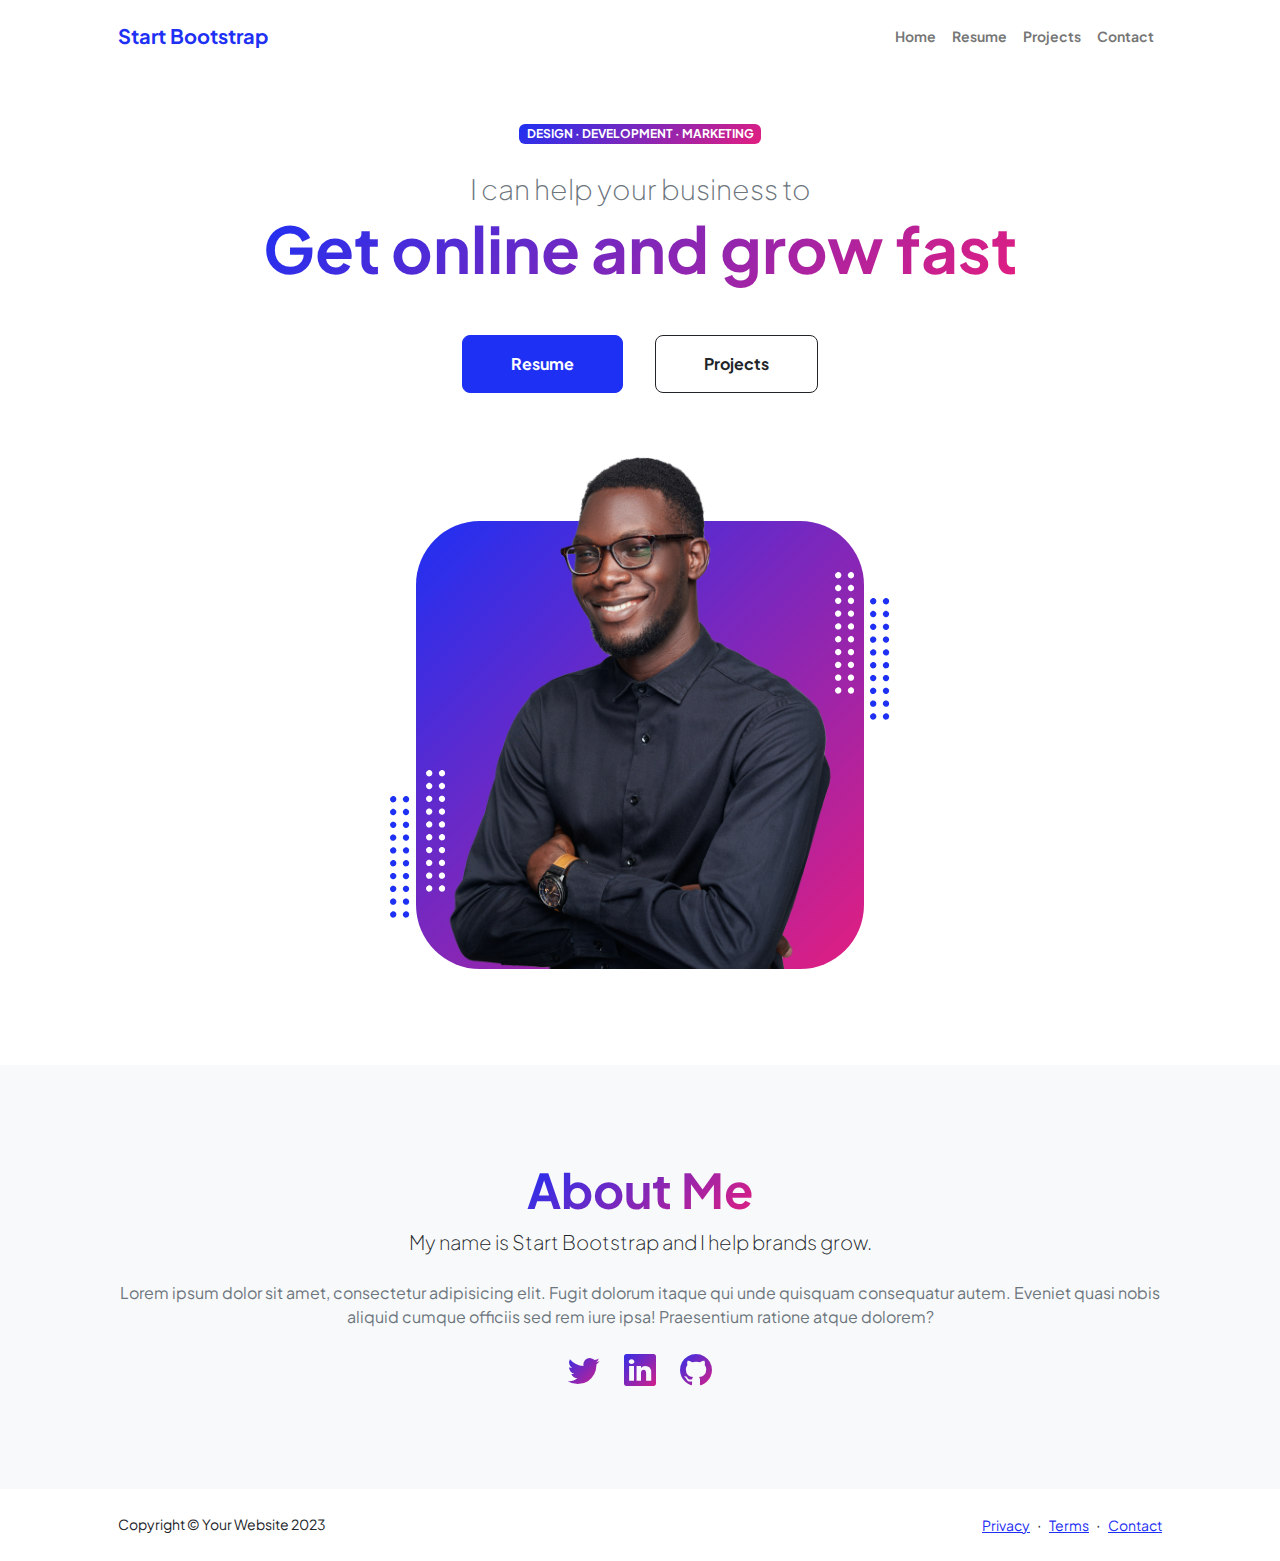
<file: index.html>
<!DOCTYPE html>
<html lang="en">
    <head>
        <meta charset="utf-8" />
        <meta name="viewport" content="width=device-width, initial-scale=1, shrink-to-fit=no" />
        <meta name="description" content="" />
        <meta name="author" content="" />
        <title>Personal - Start Bootstrap Theme</title>
        <!-- Favicon-->
        <link rel="icon" type="image/x-icon" href="assets/favicon.ico" />
        <!-- Custom Google font-->
        <link rel="preconnect" href="https://fonts.googleapis.com" />
        <link rel="preconnect" href="https://fonts.gstatic.com" crossorigin />
        <link href="https://fonts.googleapis.com/css2?family=Plus+Jakarta+Sans:wght@100;200;300;400;500;600;700;800;900&amp;display=swap" rel="stylesheet" />
        <!-- Bootstrap icons-->
        <link href="https://cdn.jsdelivr.net/npm/bootstrap-icons@1.8.1/font/bootstrap-icons.css" rel="stylesheet" />
        <!-- Core theme CSS (includes Bootstrap)-->
        <link href="css/styles.css" rel="stylesheet" />
    </head>
    <body class="d-flex flex-column h-100">
        <main class="flex-shrink-0">
            <!-- Navigation-->
            <nav class="navbar navbar-expand-lg navbar-light bg-white py-3">
                <div class="container px-5">
                    <a class="navbar-brand" href="index.html"><span class="fw-bolder text-primary">Start Bootstrap</span></a>
                    <button class="navbar-toggler" type="button" data-bs-toggle="collapse" data-bs-target="#navbarSupportedContent" aria-controls="navbarSupportedContent" aria-expanded="false" aria-label="Toggle navigation"><span class="navbar-toggler-icon"></span></button>
                    <div class="collapse navbar-collapse" id="navbarSupportedContent">
                        <ul class="navbar-nav ms-auto mb-2 mb-lg-0 small fw-bolder">
                            <li class="nav-item"><a class="nav-link" href="index.html">Home</a></li>
                            <li class="nav-item"><a class="nav-link" href="resume.html">Resume</a></li>
                            <li class="nav-item"><a class="nav-link" href="projects.html">Projects</a></li>
                            <li class="nav-item"><a class="nav-link" href="contact.html">Contact</a></li>
                        </ul>
                    </div>
                </div>
            </nav>
            <!-- Header-->
            <header class="py-5">
                <div class="container px-5 pb-5">
                    <div class="row gx-5 align-items-center">
                        <div class="col-xxl-5">
                            <!-- Header text content-->
                            <div class="text-center text-xxl-start">
                                <div class="badge bg-gradient-primary-to-secondary text-white mb-4"><div class="text-uppercase">Design &middot; Development &middot; Marketing</div></div>
                                <div class="fs-3 fw-light text-muted">I can help your business to</div>
                                <h1 class="display-3 fw-bolder mb-5"><span class="text-gradient d-inline">Get online and grow fast</span></h1>
                                <div class="d-grid gap-3 d-sm-flex justify-content-sm-center justify-content-xxl-start mb-3">
                                    <a class="btn btn-primary btn-lg px-5 py-3 me-sm-3 fs-6 fw-bolder" href="resume.html">Resume</a>
                                    <a class="btn btn-outline-dark btn-lg px-5 py-3 fs-6 fw-bolder" href="projects.html">Projects</a>
                                </div>
                            </div>
                        </div>
                        <div class="col-xxl-7">
                            <!-- Header profile picture-->
                            <div class="d-flex justify-content-center mt-5 mt-xxl-0">
                                <div class="profile bg-gradient-primary-to-secondary">
                                    <!-- TIP: For best results, use a photo with a transparent background like the demo example below-->
                                    <!-- Watch a tutorial on how to do this on YouTube (link)-->
                                    <img class="profile-img" src="assets/profile.png" alt="..." />
                                    <div class="dots-1">
                                        <!-- SVG Dots-->
                                        <svg version="1.1" xmlns="http://www.w3.org/2000/svg" xmlns:xlink="http://www.w3.org/1999/xlink" x="0px" y="0px" viewBox="0 0 191.6 1215.4" style="enable-background: new 0 0 191.6 1215.4" xml:space="preserve">
                                            <g transform="translate(0.000000,1280.000000) scale(0.100000,-0.100000)">
                                                <path d="M227.7,12788.6c-105-35-200-141-222-248c-43-206,163-412,369-369c155,32,275,190,260,339c-11,105-90,213-190,262        C383.7,12801.6,289.7,12808.6,227.7,12788.6z"></path>
                                                <path d="M1507.7,12788.6c-151-50-253-216-222-362c25-119,136-230,254-255c194-41,395,142,375,339c-11,105-90,213-190,262        C1663.7,12801.6,1569.7,12808.6,1507.7,12788.6z"></path>
                                                <path d="M227.7,11508.6c-105-35-200-141-222-248c-43-206,163-412,369-369c155,32,275,190,260,339c-11,105-90,213-190,262        C383.7,11521.6,289.7,11528.6,227.7,11508.6z"></path>
                                                <path d="M1507.7,11508.6c-151-50-253-216-222-362c25-119,136-230,254-255c194-41,395,142,375,339c-11,105-90,213-190,262        C1663.7,11521.6,1569.7,11528.6,1507.7,11508.6z"></path>
                                                <path d="M227.7,10228.6c-105-35-200-141-222-248c-43-206,163-412,369-369c155,32,275,190,260,339c-11,105-90,213-190,262        C383.7,10241.6,289.7,10248.6,227.7,10228.6z"></path>
                                                <path d="M1507.7,10228.6c-105-35-200-141-222-248c-43-206,163-412,369-369c155,32,275,190,260,339c-11,105-90,213-190,262        C1663.7,10241.6,1569.7,10248.6,1507.7,10228.6z"></path>
                                                <path d="M227.7,8948.6c-105-35-200-141-222-248c-43-206,163-412,369-369c155,32,275,190,260,339c-11,105-90,213-190,262        C383.7,8961.6,289.7,8968.6,227.7,8948.6z"></path>
                                                <path d="M1507.7,8948.6c-105-35-200-141-222-248c-43-206,163-412,369-369c155,32,275,190,260,339c-11,105-90,213-190,262        C1663.7,8961.6,1569.7,8968.6,1507.7,8948.6z"></path>
                                                <path d="M227.7,7668.6c-105-35-200-141-222-248c-43-206,163-412,369-369c155,32,275,190,260,339c-11,105-90,213-190,262        C383.7,7681.6,289.7,7688.6,227.7,7668.6z"></path>
                                                <path d="M1507.7,7668.6c-105-35-200-141-222-248c-43-206,163-412,369-369c155,32,275,190,260,339c-11,105-90,213-190,262        C1663.7,7681.6,1569.7,7688.6,1507.7,7668.6z"></path>
                                                <path d="M227.7,6388.6c-105-35-200-141-222-248c-43-206,163-412,369-369c155,32,275,190,260,339c-11,105-90,213-190,262        C383.7,6401.6,289.7,6408.6,227.7,6388.6z"></path>
                                                <path d="M1507.7,6388.6c-105-35-200-141-222-248c-43-206,163-412,369-369c155,32,275,190,260,339c-11,105-90,213-190,262        C1663.7,6401.6,1569.7,6408.6,1507.7,6388.6z"></path>
                                                <path d="M227.7,5108.6c-105-35-200-141-222-248c-43-206,163-412,369-369c155,32,275,190,260,339c-11,105-90,213-190,262        C383.7,5121.6,289.7,5128.6,227.7,5108.6z"></path>
                                                <path d="M1507.7,5108.6c-105-35-200-141-222-248c-43-206,163-412,369-369c155,32,275,190,260,339c-11,105-90,213-190,262        C1663.7,5121.6,1569.7,5128.6,1507.7,5108.6z"></path>
                                                <path d="M227.7,3828.6c-105-35-200-141-222-248c-43-206,163-412,369-369c155,32,275,190,260,339c-11,105-90,213-190,262        C383.7,3841.6,289.7,3848.6,227.7,3828.6z"></path>
                                                <path d="M1507.7,3828.6c-105-35-200-141-222-248c-43-206,163-412,369-369c155,32,275,190,260,339c-11,105-90,213-190,262        C1663.7,3841.6,1569.7,3848.6,1507.7,3828.6z"></path>
                                                <path d="M227.7,2548.6c-105-35-200-141-222-248c-43-206,163-412,369-369c155,32,275,190,260,339c-11,105-90,213-190,262        C383.7,2561.6,289.7,2568.6,227.7,2548.6z"></path>
                                                <path d="M1507.7,2548.6c-105-35-200-141-222-248c-43-206,163-412,369-369c155,32,275,190,260,339c-11,105-90,213-190,262        C1663.7,2561.6,1569.7,2568.6,1507.7,2548.6z"></path>
                                                <path d="M227.7,1268.6c-105-35-200-141-222-248c-43-206,163-412,369-369c155,32,275,190,260,339c-11,105-90,213-190,262        C383.7,1281.6,289.7,1288.6,227.7,1268.6z"></path>
                                                <path d="M1507.7,1268.6c-105-35-200-141-222-248c-43-206,163-412,369-369c155,32,275,190,260,339c-11,105-90,213-190,262        C1663.7,1281.6,1569.7,1288.6,1507.7,1268.6z"></path>
                                            </g>
                                        </svg>
                                        <!-- END of SVG dots-->
                                    </div>
                                    <div class="dots-2">
                                        <!-- SVG Dots-->
                                        <svg version="1.1" xmlns="http://www.w3.org/2000/svg" xmlns:xlink="http://www.w3.org/1999/xlink" x="0px" y="0px" viewBox="0 0 191.6 1215.4" style="enable-background: new 0 0 191.6 1215.4" xml:space="preserve">
                                            <g transform="translate(0.000000,1280.000000) scale(0.100000,-0.100000)">
                                                <path d="M227.7,12788.6c-105-35-200-141-222-248c-43-206,163-412,369-369c155,32,275,190,260,339c-11,105-90,213-190,262        C383.7,12801.6,289.7,12808.6,227.7,12788.6z"></path>
                                                <path d="M1507.7,12788.6c-151-50-253-216-222-362c25-119,136-230,254-255c194-41,395,142,375,339c-11,105-90,213-190,262        C1663.7,12801.6,1569.7,12808.6,1507.7,12788.6z"></path>
                                                <path d="M227.7,11508.6c-105-35-200-141-222-248c-43-206,163-412,369-369c155,32,275,190,260,339c-11,105-90,213-190,262        C383.7,11521.6,289.7,11528.6,227.7,11508.6z"></path>
                                                <path d="M1507.7,11508.6c-151-50-253-216-222-362c25-119,136-230,254-255c194-41,395,142,375,339c-11,105-90,213-190,262        C1663.7,11521.6,1569.7,11528.6,1507.7,11508.6z"></path>
                                                <path d="M227.7,10228.6c-105-35-200-141-222-248c-43-206,163-412,369-369c155,32,275,190,260,339c-11,105-90,213-190,262        C383.7,10241.6,289.7,10248.6,227.7,10228.6z"></path>
                                                <path d="M1507.7,10228.6c-105-35-200-141-222-248c-43-206,163-412,369-369c155,32,275,190,260,339c-11,105-90,213-190,262        C1663.7,10241.6,1569.7,10248.6,1507.7,10228.6z"></path>
                                                <path d="M227.7,8948.6c-105-35-200-141-222-248c-43-206,163-412,369-369c155,32,275,190,260,339c-11,105-90,213-190,262        C383.7,8961.6,289.7,8968.6,227.7,8948.6z"></path>
                                                <path d="M1507.7,8948.6c-105-35-200-141-222-248c-43-206,163-412,369-369c155,32,275,190,260,339c-11,105-90,213-190,262        C1663.7,8961.6,1569.7,8968.6,1507.7,8948.6z"></path>
                                                <path d="M227.7,7668.6c-105-35-200-141-222-248c-43-206,163-412,369-369c155,32,275,190,260,339c-11,105-90,213-190,262        C383.7,7681.6,289.7,7688.6,227.7,7668.6z"></path>
                                                <path d="M1507.7,7668.6c-105-35-200-141-222-248c-43-206,163-412,369-369c155,32,275,190,260,339c-11,105-90,213-190,262        C1663.7,7681.6,1569.7,7688.6,1507.7,7668.6z"></path>
                                                <path d="M227.7,6388.6c-105-35-200-141-222-248c-43-206,163-412,369-369c155,32,275,190,260,339c-11,105-90,213-190,262        C383.7,6401.6,289.7,6408.6,227.7,6388.6z"></path>
                                                <path d="M1507.7,6388.6c-105-35-200-141-222-248c-43-206,163-412,369-369c155,32,275,190,260,339c-11,105-90,213-190,262        C1663.7,6401.6,1569.7,6408.6,1507.7,6388.6z"></path>
                                                <path d="M227.7,5108.6c-105-35-200-141-222-248c-43-206,163-412,369-369c155,32,275,190,260,339c-11,105-90,213-190,262        C383.7,5121.6,289.7,5128.6,227.7,5108.6z"></path>
                                                <path d="M1507.7,5108.6c-105-35-200-141-222-248c-43-206,163-412,369-369c155,32,275,190,260,339c-11,105-90,213-190,262        C1663.7,5121.6,1569.7,5128.6,1507.7,5108.6z"></path>
                                                <path d="M227.7,3828.6c-105-35-200-141-222-248c-43-206,163-412,369-369c155,32,275,190,260,339c-11,105-90,213-190,262        C383.7,3841.6,289.7,3848.6,227.7,3828.6z"></path>
                                                <path d="M1507.7,3828.6c-105-35-200-141-222-248c-43-206,163-412,369-369c155,32,275,190,260,339c-11,105-90,213-190,262        C1663.7,3841.6,1569.7,3848.6,1507.7,3828.6z"></path>
                                                <path d="M227.7,2548.6c-105-35-200-141-222-248c-43-206,163-412,369-369c155,32,275,190,260,339c-11,105-90,213-190,262        C383.7,2561.6,289.7,2568.6,227.7,2548.6z"></path>
                                                <path d="M1507.7,2548.6c-105-35-200-141-222-248c-43-206,163-412,369-369c155,32,275,190,260,339c-11,105-90,213-190,262        C1663.7,2561.6,1569.7,2568.6,1507.7,2548.6z"></path>
                                                <path d="M227.7,1268.6c-105-35-200-141-222-248c-43-206,163-412,369-369c155,32,275,190,260,339c-11,105-90,213-190,262        C383.7,1281.6,289.7,1288.6,227.7,1268.6z"></path>
                                                <path d="M1507.7,1268.6c-105-35-200-141-222-248c-43-206,163-412,369-369c155,32,275,190,260,339c-11,105-90,213-190,262        C1663.7,1281.6,1569.7,1288.6,1507.7,1268.6z"></path>
                                            </g>
                                        </svg>
                                        <!-- END of SVG dots-->
                                    </div>
                                    <div class="dots-3">
                                        <!-- SVG Dots-->
                                        <svg version="1.1" xmlns="http://www.w3.org/2000/svg" xmlns:xlink="http://www.w3.org/1999/xlink" x="0px" y="0px" viewBox="0 0 191.6 1215.4" style="enable-background: new 0 0 191.6 1215.4" xml:space="preserve">
                                            <g transform="translate(0.000000,1280.000000) scale(0.100000,-0.100000)">
                                                <path d="M227.7,12788.6c-105-35-200-141-222-248c-43-206,163-412,369-369c155,32,275,190,260,339c-11,105-90,213-190,262        C383.7,12801.6,289.7,12808.6,227.7,12788.6z"></path>
                                                <path d="M1507.7,12788.6c-151-50-253-216-222-362c25-119,136-230,254-255c194-41,395,142,375,339c-11,105-90,213-190,262        C1663.7,12801.6,1569.7,12808.6,1507.7,12788.6z"></path>
                                                <path d="M227.7,11508.6c-105-35-200-141-222-248c-43-206,163-412,369-369c155,32,275,190,260,339c-11,105-90,213-190,262        C383.7,11521.6,289.7,11528.6,227.7,11508.6z"></path>
                                                <path d="M1507.7,11508.6c-151-50-253-216-222-362c25-119,136-230,254-255c194-41,395,142,375,339c-11,105-90,213-190,262        C1663.7,11521.6,1569.7,11528.6,1507.7,11508.6z"></path>
                                                <path d="M227.7,10228.6c-105-35-200-141-222-248c-43-206,163-412,369-369c155,32,275,190,260,339c-11,105-90,213-190,262        C383.7,10241.6,289.7,10248.6,227.7,10228.6z"></path>
                                                <path d="M1507.7,10228.6c-105-35-200-141-222-248c-43-206,163-412,369-369c155,32,275,190,260,339c-11,105-90,213-190,262        C1663.7,10241.6,1569.7,10248.6,1507.7,10228.6z"></path>
                                                <path d="M227.7,8948.6c-105-35-200-141-222-248c-43-206,163-412,369-369c155,32,275,190,260,339c-11,105-90,213-190,262        C383.7,8961.6,289.7,8968.6,227.7,8948.6z"></path>
                                                <path d="M1507.7,8948.6c-105-35-200-141-222-248c-43-206,163-412,369-369c155,32,275,190,260,339c-11,105-90,213-190,262        C1663.7,8961.6,1569.7,8968.6,1507.7,8948.6z"></path>
                                                <path d="M227.7,7668.6c-105-35-200-141-222-248c-43-206,163-412,369-369c155,32,275,190,260,339c-11,105-90,213-190,262        C383.7,7681.6,289.7,7688.6,227.7,7668.6z"></path>
                                                <path d="M1507.7,7668.6c-105-35-200-141-222-248c-43-206,163-412,369-369c155,32,275,190,260,339c-11,105-90,213-190,262        C1663.7,7681.6,1569.7,7688.6,1507.7,7668.6z"></path>
                                                <path d="M227.7,6388.6c-105-35-200-141-222-248c-43-206,163-412,369-369c155,32,275,190,260,339c-11,105-90,213-190,262        C383.7,6401.6,289.7,6408.6,227.7,6388.6z"></path>
                                                <path d="M1507.7,6388.6c-105-35-200-141-222-248c-43-206,163-412,369-369c155,32,275,190,260,339c-11,105-90,213-190,262        C1663.7,6401.6,1569.7,6408.6,1507.7,6388.6z"></path>
                                                <path d="M227.7,5108.6c-105-35-200-141-222-248c-43-206,163-412,369-369c155,32,275,190,260,339c-11,105-90,213-190,262        C383.7,5121.6,289.7,5128.6,227.7,5108.6z"></path>
                                                <path d="M1507.7,5108.6c-105-35-200-141-222-248c-43-206,163-412,369-369c155,32,275,190,260,339c-11,105-90,213-190,262        C1663.7,5121.6,1569.7,5128.6,1507.7,5108.6z"></path>
                                                <path d="M227.7,3828.6c-105-35-200-141-222-248c-43-206,163-412,369-369c155,32,275,190,260,339c-11,105-90,213-190,262        C383.7,3841.6,289.7,3848.6,227.7,3828.6z"></path>
                                                <path d="M1507.7,3828.6c-105-35-200-141-222-248c-43-206,163-412,369-369c155,32,275,190,260,339c-11,105-90,213-190,262        C1663.7,3841.6,1569.7,3848.6,1507.7,3828.6z"></path>
                                                <path d="M227.7,2548.6c-105-35-200-141-222-248c-43-206,163-412,369-369c155,32,275,190,260,339c-11,105-90,213-190,262        C383.7,2561.6,289.7,2568.6,227.7,2548.6z"></path>
                                                <path d="M1507.7,2548.6c-105-35-200-141-222-248c-43-206,163-412,369-369c155,32,275,190,260,339c-11,105-90,213-190,262        C1663.7,2561.6,1569.7,2568.6,1507.7,2548.6z"></path>
                                                <path d="M227.7,1268.6c-105-35-200-141-222-248c-43-206,163-412,369-369c155,32,275,190,260,339c-11,105-90,213-190,262        C383.7,1281.6,289.7,1288.6,227.7,1268.6z"></path>
                                                <path d="M1507.7,1268.6c-105-35-200-141-222-248c-43-206,163-412,369-369c155,32,275,190,260,339c-11,105-90,213-190,262        C1663.7,1281.6,1569.7,1288.6,1507.7,1268.6z"></path>
                                            </g>
                                        </svg>
                                        <!-- END of SVG dots-->
                                    </div>
                                    <div class="dots-4">
                                        <!-- SVG Dots-->
                                        <svg version="1.1" xmlns="http://www.w3.org/2000/svg" xmlns:xlink="http://www.w3.org/1999/xlink" x="0px" y="0px" viewBox="0 0 191.6 1215.4" style="enable-background: new 0 0 191.6 1215.4" xml:space="preserve">
                                            <g transform="translate(0.000000,1280.000000) scale(0.100000,-0.100000)">
                                                <path d="M227.7,12788.6c-105-35-200-141-222-248c-43-206,163-412,369-369c155,32,275,190,260,339c-11,105-90,213-190,262        C383.7,12801.6,289.7,12808.6,227.7,12788.6z"></path>
                                                <path d="M1507.7,12788.6c-151-50-253-216-222-362c25-119,136-230,254-255c194-41,395,142,375,339c-11,105-90,213-190,262        C1663.7,12801.6,1569.7,12808.6,1507.7,12788.6z"></path>
                                                <path d="M227.7,11508.6c-105-35-200-141-222-248c-43-206,163-412,369-369c155,32,275,190,260,339c-11,105-90,213-190,262        C383.7,11521.6,289.7,11528.6,227.7,11508.6z"></path>
                                                <path d="M1507.7,11508.6c-151-50-253-216-222-362c25-119,136-230,254-255c194-41,395,142,375,339c-11,105-90,213-190,262        C1663.7,11521.6,1569.7,11528.6,1507.7,11508.6z"></path>
                                                <path d="M227.7,10228.6c-105-35-200-141-222-248c-43-206,163-412,369-369c155,32,275,190,260,339c-11,105-90,213-190,262        C383.7,10241.6,289.7,10248.6,227.7,10228.6z"></path>
                                                <path d="M1507.7,10228.6c-105-35-200-141-222-248c-43-206,163-412,369-369c155,32,275,190,260,339c-11,105-90,213-190,262        C1663.7,10241.6,1569.7,10248.6,1507.7,10228.6z"></path>
                                                <path d="M227.7,8948.6c-105-35-200-141-222-248c-43-206,163-412,369-369c155,32,275,190,260,339c-11,105-90,213-190,262        C383.7,8961.6,289.7,8968.6,227.7,8948.6z"></path>
                                                <path d="M1507.7,8948.6c-105-35-200-141-222-248c-43-206,163-412,369-369c155,32,275,190,260,339c-11,105-90,213-190,262        C1663.7,8961.6,1569.7,8968.6,1507.7,8948.6z"></path>
                                                <path d="M227.7,7668.6c-105-35-200-141-222-248c-43-206,163-412,369-369c155,32,275,190,260,339c-11,105-90,213-190,262        C383.7,7681.6,289.7,7688.6,227.7,7668.6z"></path>
                                                <path d="M1507.7,7668.6c-105-35-200-141-222-248c-43-206,163-412,369-369c155,32,275,190,260,339c-11,105-90,213-190,262        C1663.7,7681.6,1569.7,7688.6,1507.7,7668.6z"></path>
                                                <path d="M227.7,6388.6c-105-35-200-141-222-248c-43-206,163-412,369-369c155,32,275,190,260,339c-11,105-90,213-190,262        C383.7,6401.6,289.7,6408.6,227.7,6388.6z"></path>
                                                <path d="M1507.7,6388.6c-105-35-200-141-222-248c-43-206,163-412,369-369c155,32,275,190,260,339c-11,105-90,213-190,262        C1663.7,6401.6,1569.7,6408.6,1507.7,6388.6z"></path>
                                                <path d="M227.7,5108.6c-105-35-200-141-222-248c-43-206,163-412,369-369c155,32,275,190,260,339c-11,105-90,213-190,262        C383.7,5121.6,289.7,5128.6,227.7,5108.6z"></path>
                                                <path d="M1507.7,5108.6c-105-35-200-141-222-248c-43-206,163-412,369-369c155,32,275,190,260,339c-11,105-90,213-190,262        C1663.7,5121.6,1569.7,5128.6,1507.7,5108.6z"></path>
                                                <path d="M227.7,3828.6c-105-35-200-141-222-248c-43-206,163-412,369-369c155,32,275,190,260,339c-11,105-90,213-190,262        C383.7,3841.6,289.7,3848.6,227.7,3828.6z"></path>
                                                <path d="M1507.7,3828.6c-105-35-200-141-222-248c-43-206,163-412,369-369c155,32,275,190,260,339c-11,105-90,213-190,262        C1663.7,3841.6,1569.7,3848.6,1507.7,3828.6z"></path>
                                                <path d="M227.7,2548.6c-105-35-200-141-222-248c-43-206,163-412,369-369c155,32,275,190,260,339c-11,105-90,213-190,262        C383.7,2561.6,289.7,2568.6,227.7,2548.6z"></path>
                                                <path d="M1507.7,2548.6c-105-35-200-141-222-248c-43-206,163-412,369-369c155,32,275,190,260,339c-11,105-90,213-190,262        C1663.7,2561.6,1569.7,2568.6,1507.7,2548.6z"></path>
                                                <path d="M227.7,1268.6c-105-35-200-141-222-248c-43-206,163-412,369-369c155,32,275,190,260,339c-11,105-90,213-190,262        C383.7,1281.6,289.7,1288.6,227.7,1268.6z"></path>
                                                <path d="M1507.7,1268.6c-105-35-200-141-222-248c-43-206,163-412,369-369c155,32,275,190,260,339c-11,105-90,213-190,262        C1663.7,1281.6,1569.7,1288.6,1507.7,1268.6z"></path>
                                            </g>
                                        </svg>
                                        <!-- END of SVG dots-->
                                    </div>
                                </div>
                            </div>
                        </div>
                    </div>
                </div>
            </header>
            <!-- About Section-->
            <section class="bg-light py-5">
                <div class="container px-5">
                    <div class="row gx-5 justify-content-center">
                        <div class="col-xxl-8">
                            <div class="text-center my-5">
                                <h2 class="display-5 fw-bolder"><span class="text-gradient d-inline">About Me</span></h2>
                                <p class="lead fw-light mb-4">My name is Start Bootstrap and I help brands grow.</p>
                                <p class="text-muted">Lorem ipsum dolor sit amet, consectetur adipisicing elit. Fugit dolorum itaque qui unde quisquam consequatur autem. Eveniet quasi nobis aliquid cumque officiis sed rem iure ipsa! Praesentium ratione atque dolorem?</p>
                                <div class="d-flex justify-content-center fs-2 gap-4">
                                    <a class="text-gradient" href="#!"><i class="bi bi-twitter"></i></a>
                                    <a class="text-gradient" href="#!"><i class="bi bi-linkedin"></i></a>
                                    <a class="text-gradient" href="#!"><i class="bi bi-github"></i></a>
                                </div>
                            </div>
                        </div>
                    </div>
                </div>
            </section>
        </main>
        <!-- Footer-->
        <footer class="bg-white py-4 mt-auto">
            <div class="container px-5">
                <div class="row align-items-center justify-content-between flex-column flex-sm-row">
                    <div class="col-auto"><div class="small m-0">Copyright &copy; Your Website 2023</div></div>
                    <div class="col-auto">
                        <a class="small" href="#!">Privacy</a>
                        <span class="mx-1">&middot;</span>
                        <a class="small" href="#!">Terms</a>
                        <span class="mx-1">&middot;</span>
                        <a class="small" href="#!">Contact</a>
                    </div>
                </div>
            </div>
        </footer>
        <!-- Bootstrap core JS-->
        <script src="https://cdn.jsdelivr.net/npm/bootstrap@5.2.3/dist/js/bootstrap.bundle.min.js"></script>
        <!-- Core theme JS-->
        <script src="js/scripts.js"></script>
    </body>
</html>
</file>
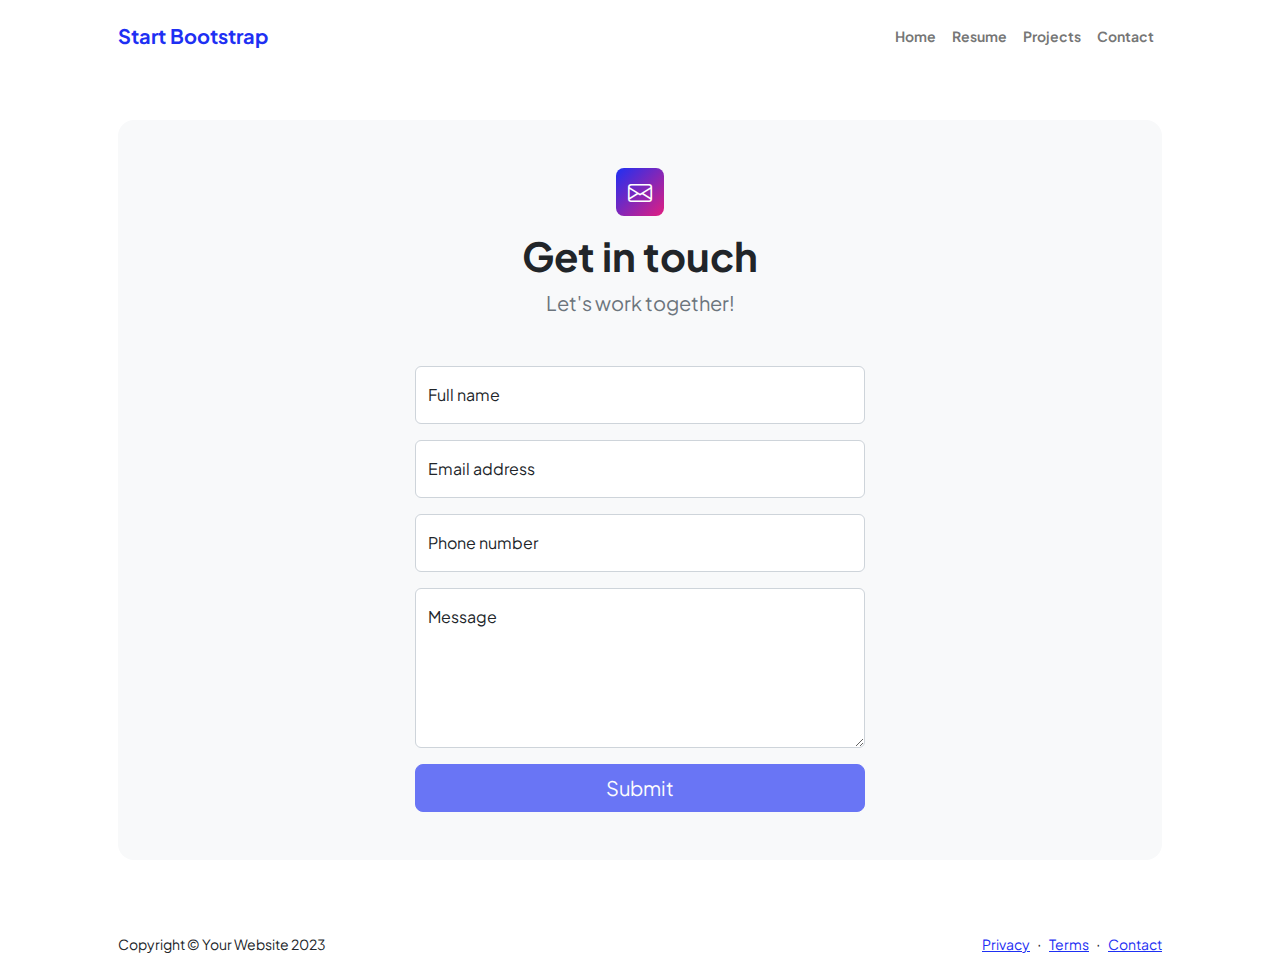
<file: contact.html>
<!DOCTYPE html>
<html lang="en">
    <head>
        <meta charset="utf-8" />
        <meta name="viewport" content="width=device-width, initial-scale=1, shrink-to-fit=no" />
        <meta name="description" content />
        <meta name="author" content />
        <title>Modern Business - Start Bootstrap Template</title>
        <!-- Favicon-->
        <link rel="icon" type="image/x-icon" href="assets/favicon.ico" />
        <!-- Custom Google font-->
        <link rel="preconnect" href="https://fonts.googleapis.com" />
        <link rel="preconnect" href="https://fonts.gstatic.com" crossorigin />
        <link href="https://fonts.googleapis.com/css2?family=Plus+Jakarta+Sans:wght@100;200;300;400;500;600;700;800;900&amp;display=swap" rel="stylesheet" />
        <!-- Bootstrap icons-->
        <link href="https://cdn.jsdelivr.net/npm/bootstrap-icons@1.8.1/font/bootstrap-icons.css" rel="stylesheet" />
        <!-- Core theme CSS (includes Bootstrap)-->
        <link href="css/styles.css" rel="stylesheet" />
    </head>
    <body class="d-flex flex-column">
        <main class="flex-shrink-0">
            <!-- Navigation-->
            <nav class="navbar navbar-expand-lg navbar-light bg-white py-3">
                <div class="container px-5">
                    <a class="navbar-brand" href="index.html"><span class="fw-bolder text-primary">Start Bootstrap</span></a>
                    <button class="navbar-toggler" type="button" data-bs-toggle="collapse" data-bs-target="#navbarSupportedContent" aria-controls="navbarSupportedContent" aria-expanded="false" aria-label="Toggle navigation"><span class="navbar-toggler-icon"></span></button>
                    <div class="collapse navbar-collapse" id="navbarSupportedContent">
                        <ul class="navbar-nav ms-auto mb-2 mb-lg-0 small fw-bolder">
                            <li class="nav-item"><a class="nav-link" href="index.html">Home</a></li>
                            <li class="nav-item"><a class="nav-link" href="resume.html">Resume</a></li>
                            <li class="nav-item"><a class="nav-link" href="projects.html">Projects</a></li>
                            <li class="nav-item"><a class="nav-link" href="contact.html">Contact</a></li>
                        </ul>
                    </div>
                </div>
            </nav>
            <!-- Page content-->
            <section class="py-5">
                <div class="container px-5">
                    <!-- Contact form-->
                    <div class="bg-light rounded-4 py-5 px-4 px-md-5">
                        <div class="text-center mb-5">
                            <div class="feature bg-primary bg-gradient-primary-to-secondary text-white rounded-3 mb-3"><i class="bi bi-envelope"></i></div>
                            <h1 class="fw-bolder">Get in touch</h1>
                            <p class="lead fw-normal text-muted mb-0">Let's work together!</p>
                        </div>
                        <div class="row gx-5 justify-content-center">
                            <div class="col-lg-8 col-xl-6">
                                <!-- * * * * * * * * * * * * * * *-->
                                <!-- * * SB Forms Contact Form * *-->
                                <!-- * * * * * * * * * * * * * * *-->
                                <!-- This form is pre-integrated with SB Forms.-->
                                <!-- To make this form functional, sign up at-->
                                <!-- https://startbootstrap.com/solution/contact-forms-->
                                <!-- to get an API token!-->
                                <form id="contactForm" data-sb-form-api-token="API_TOKEN">
                                    <!-- Name input-->
                                    <div class="form-floating mb-3">
                                        <input class="form-control" id="name" type="text" placeholder="Enter your name..." data-sb-validations="required" />
                                        <label for="name">Full name</label>
                                        <div class="invalid-feedback" data-sb-feedback="name:required">A name is required.</div>
                                    </div>
                                    <!-- Email address input-->
                                    <div class="form-floating mb-3">
                                        <input class="form-control" id="email" type="email" placeholder="name@example.com" data-sb-validations="required,email" />
                                        <label for="email">Email address</label>
                                        <div class="invalid-feedback" data-sb-feedback="email:required">An email is required.</div>
                                        <div class="invalid-feedback" data-sb-feedback="email:email">Email is not valid.</div>
                                    </div>
                                    <!-- Phone number input-->
                                    <div class="form-floating mb-3">
                                        <input class="form-control" id="phone" type="tel" placeholder="(123) 456-7890" data-sb-validations="required" />
                                        <label for="phone">Phone number</label>
                                        <div class="invalid-feedback" data-sb-feedback="phone:required">A phone number is required.</div>
                                    </div>
                                    <!-- Message input-->
                                    <div class="form-floating mb-3">
                                        <textarea class="form-control" id="message" type="text" placeholder="Enter your message here..." style="height: 10rem" data-sb-validations="required"></textarea>
                                        <label for="message">Message</label>
                                        <div class="invalid-feedback" data-sb-feedback="message:required">A message is required.</div>
                                    </div>
                                    <!-- Submit success message-->
                                    <!---->
                                    <!-- This is what your users will see when the form-->
                                    <!-- has successfully submitted-->
                                    <div class="d-none" id="submitSuccessMessage">
                                        <div class="text-center mb-3">
                                            <div class="fw-bolder">Form submission successful!</div>
                                            To activate this form, sign up at
                                            <br />
                                            <a href="https://startbootstrap.com/solution/contact-forms">https://startbootstrap.com/solution/contact-forms</a>
                                        </div>
                                    </div>
                                    <!-- Submit error message-->
                                    <!---->
                                    <!-- This is what your users will see when there is-->
                                    <!-- an error submitting the form-->
                                    <div class="d-none" id="submitErrorMessage"><div class="text-center text-danger mb-3">Error sending message!</div></div>
                                    <!-- Submit Button-->
                                    <div class="d-grid"><button class="btn btn-primary btn-lg disabled" id="submitButton" type="submit">Submit</button></div>
                                </form>
                            </div>
                        </div>
                    </div>
                </div>
            </section>
        </main>
        <!-- Footer-->
        <footer class="bg-white py-4 mt-auto">
            <div class="container px-5">
                <div class="row align-items-center justify-content-between flex-column flex-sm-row">
                    <div class="col-auto"><div class="small m-0">Copyright &copy; Your Website 2023</div></div>
                    <div class="col-auto">
                        <a class="small" href="#!">Privacy</a>
                        <span class="mx-1">&middot;</span>
                        <a class="small" href="#!">Terms</a>
                        <span class="mx-1">&middot;</span>
                        <a class="small" href="#!">Contact</a>
                    </div>
                </div>
            </div>
        </footer>
        <!-- Bootstrap core JS-->
        <script src="https://cdn.jsdelivr.net/npm/bootstrap@5.2.3/dist/js/bootstrap.bundle.min.js"></script>
        <!-- Core theme JS-->
        <script src="js/scripts.js"></script>
        <!-- * * * * * * * * * * * * * * * * * * * * * * * * * * * * * * * * * * * * * * * *-->
        <!-- * *                               SB Forms JS                               * *-->
        <!-- * * Activate your form at https://startbootstrap.com/solution/contact-forms * *-->
        <!-- * * * * * * * * * * * * * * * * * * * * * * * * * * * * * * * * * * * * * * * *-->
        <script src="https://cdn.startbootstrap.com/sb-forms-latest.js"></script>
    </body>
</html>
</file>
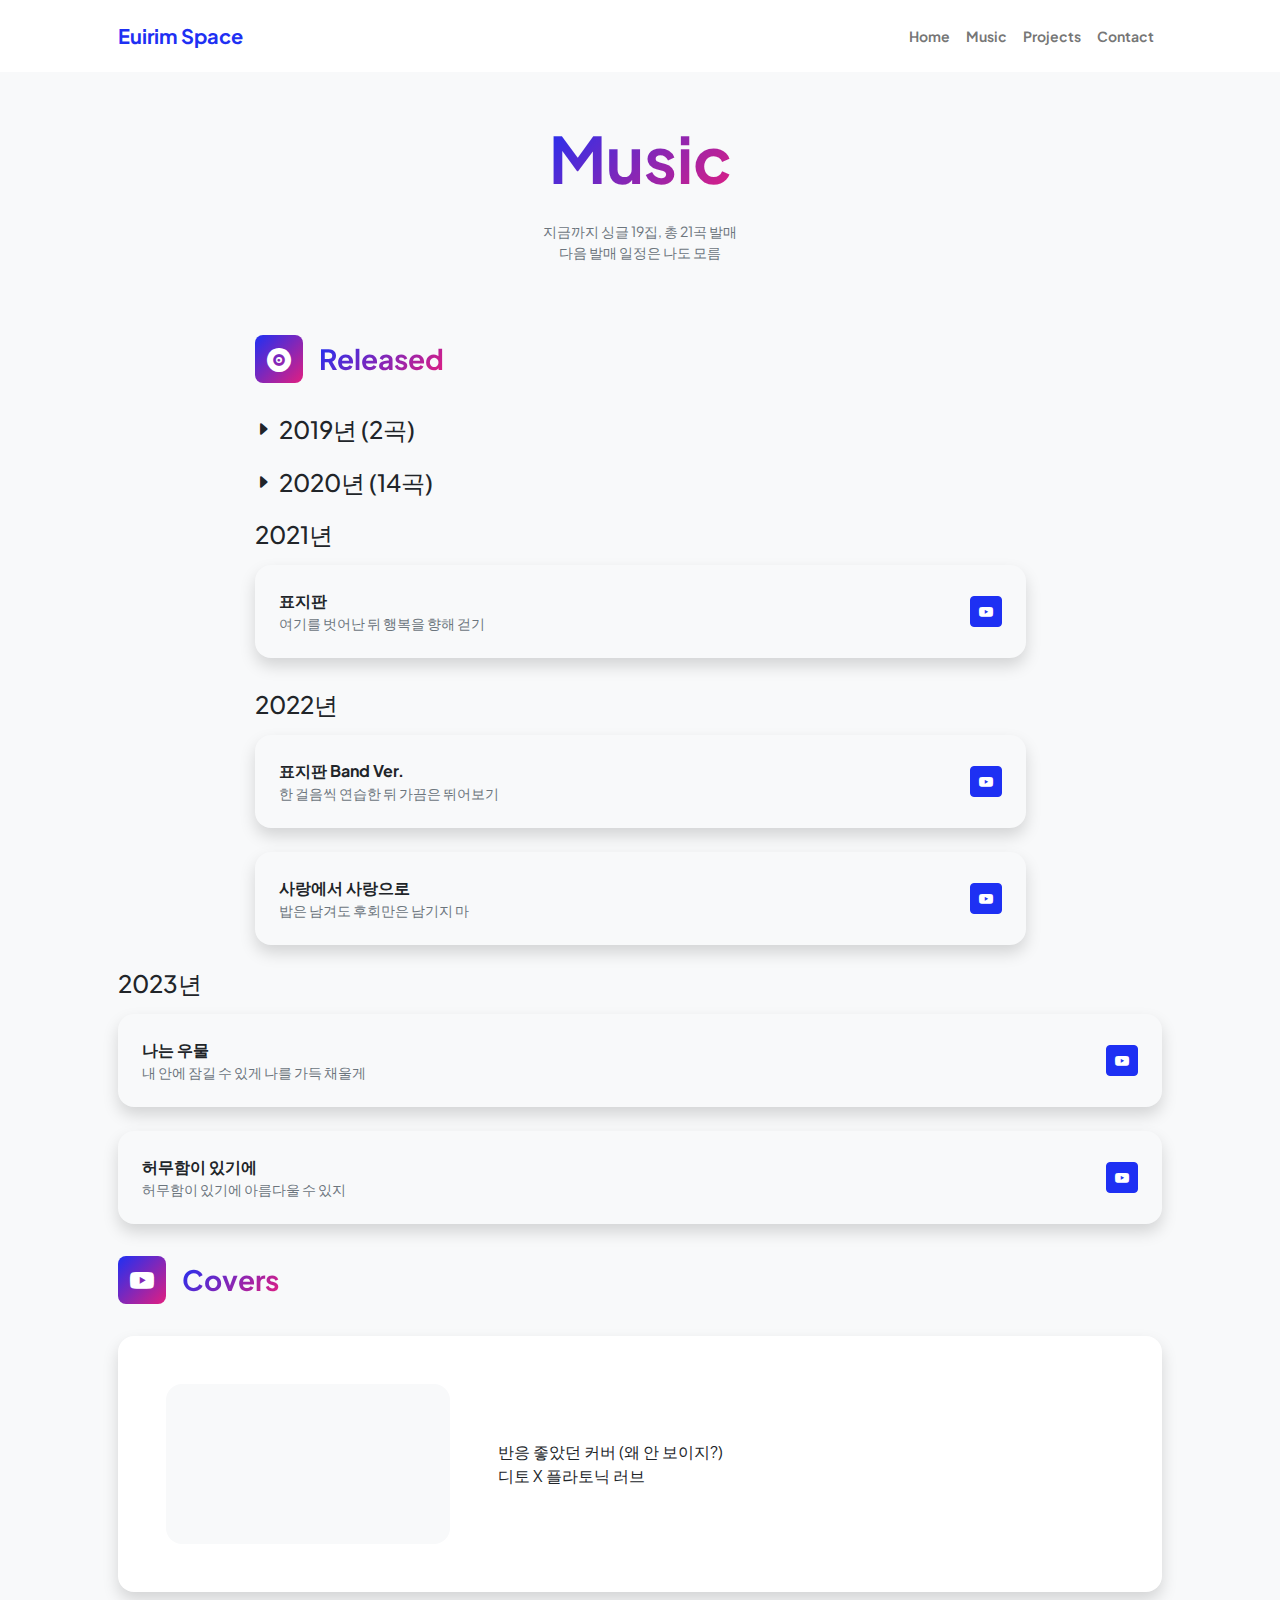
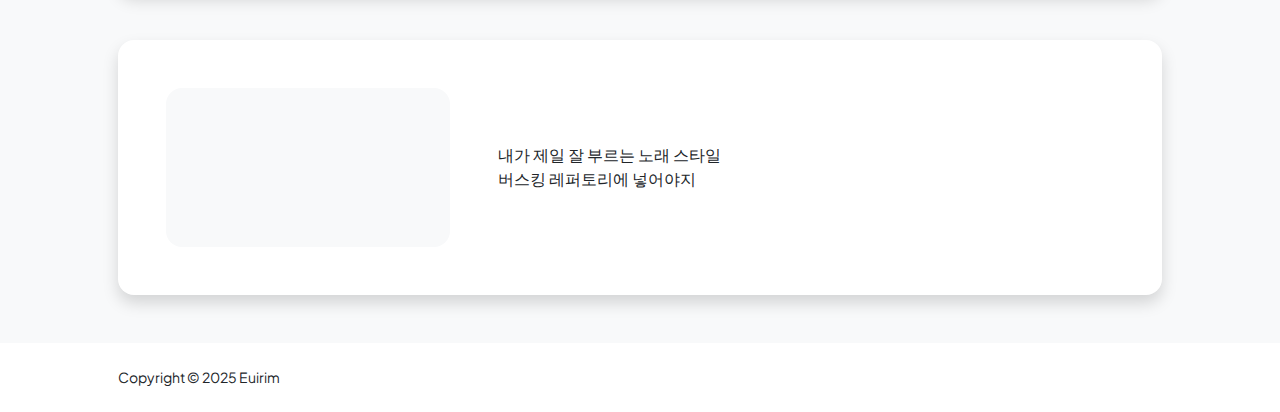
<file: music.html>
<!DOCTYPE html>
<html lang="ko">
    <head>
        <meta charset="utf-8" />
        <meta name="viewport" content="width=device-width, initial-scale=1, shrink-to-fit=no" />
        <meta name="description" content="발견하고 기록하는 독서모임장 발견씨, 아티스트 창작자 의림의 포트폴리오" />
        <meta name="author" content="이의림" />
        <title>Euirim SpaceㅣMusic</title>
        <!-- 미리보기용 썸네일 설정 (Open Graph) -->
        <meta property="og:title" content="Euirim SpaceㅣMusic" />
        <meta property="og:description" content="발견하고 기록하는 의림의 공간입니다." />
        <meta property="og:image" content="https://todaysfinds.github.io/euirimspace/assets/euirimspace_thumbnail.jpg" />
        <meta property="og:type" content="website" />
        <meta property="og:url" content="https://todaysfinds.github.io/euirimspace/" />
        <!-- Favicon-->
        <link rel="icon" type="image/png" href="assets/favicon_er-001.png" />
        <!-- Custom Google font-->
        <link rel="preconnect" href="https://fonts.googleapis.com" />
        <link rel="preconnect" href="https://fonts.gstatic.com" crossorigin />
        <link href="https://fonts.googleapis.com/css2?family=Plus+Jakarta+Sans:wght@100;200;300;400;500;600;700;800;900&amp;display=swap" rel="stylesheet" />
        <!-- Bootstrap icons-->
        <link href="https://cdn.jsdelivr.net/npm/bootstrap-icons@1.8.1/font/bootstrap-icons.css" rel="stylesheet" />
        <!-- Core theme CSS (includes Bootstrap)-->
        <link href="css/styles.css" rel="stylesheet" />
    </head>
    <body class="d-flex flex-column h-100 bg-light">
        <main class="flex-shrink-0">
            <!-- Navigation-->
            <nav class="navbar navbar-expand-lg navbar-light bg-white py-3">
                <div class="container px-5">
                    <a class="navbar-brand" href="index.html"><span class="fw-bolder text-primary">Euirim Space</span></a>
                    <button class="navbar-toggler" type="button" data-bs-toggle="collapse" data-bs-target="#navbarSupportedContent" aria-controls="navbarSupportedContent" aria-expanded="false" aria-label="Toggle navigation"><span class="navbar-toggler-icon"></span></button>
                    <div class="collapse navbar-collapse" id="navbarSupportedContent">
                        <ul class="navbar-nav ms-auto mb-2 mb-lg-0 small fw-bolder">
                            <li class="nav-item"><a class="nav-link" href="index.html">Home</a></li>
                            <li class="nav-item"><a class="nav-link" href="music.html">Music</a></li>
                            <li class="nav-item"><a class="nav-link" href="projects.html">Projects</a></li>
                            <li class="nav-item"><a class="nav-link" href="contact.html">Contact</a></li>
                        </ul>
                    </div>
                </div>
            </nav>
            <!-- Page Content-->
            <div class="container px-5 my-5">
                <div class="text-center mb-5">
                    <h1 class="display-3 fw-bolder mb-4"><span class="text-gradient d-inline">Music</span></h1>
                    
                    <p class="text-muted small mb-4 text-center">
                        지금까지 싱글 19집, 총 21곡 발매<br>
                        다음 발매 일정은 나도 모름
                    </p>
                
                </div>
                <div class="row gx-5 justify-content-center">
                    <div class="col-lg-11 col-xl-9 col-xxl-8">


                        
                        <!-- Divider-->
                        <div class="pb-4"></div>
                    

                        <!-- Other Songs Section -->
                        <section>
                            <div class="card-body p-0">
                                <div class="mb-5">
                                    <div class="d-flex align-items-center" style="margin-bottom: 2rem;">
                                        <div class="feature bg-primary bg-gradient-primary-to-secondary text-white rounded-3 me-3">
                                            <i class="bi bi-vinyl-fill"></i>
                                        </div>
                                        <h3 class="fw-bolder mb-0"><span class="text-gradient d-inline">Released</span></h3>
                                    </div>

                                <!-- 2019 연도별 토글 버튼 -->
                                <div style="margin-bottom: 1.5rem;"> 

                                    <div class="year-toggle d-flex align-items-center mb-3" onclick="toggleSongs('songs-2019', this)">
                                        <i class="bi bi-caret-right-fill me-2 toggle-icon"></i>
                                        <h4 class="mb-0">2019년 (2곡)</h4>
                                      </div>


                                    <!-- 2019년 곡 리스트 (기본 열림) -->
                                    <div id="songs-2019" class="row row-cols-1" style="margin-top: 1.5rem; margin-bottom: 2rem; display: none;">

                                        <div class="col mb-4">
                                            <div class="d-flex align-items-center bg-light rounded-4 p-4 h-100 justify-content-between shadow">
                                                <div>
                                                    <div class="fw-bold">걱정인형</div>
                                                    <div class="small text-muted">걱정일랑 내게 맡기고 잠에 들어요</div>
                                                </div>
                                                <a class="btn btn-primary btn-sm" href="https://www.youtube.com/watch?v=F3P9jXkRHE4&list=PLoxFtQ-X4cnwyMCN1Ga3ZQaWE7stfowP7&index=1" target="_blank">
                                                    <i class="bi bi-youtube"></i>
                                                </a>
                                            </div>
                                        </div>
                                        
                                        <div class="col mb-4">
                                            <div class="d-flex align-items-center bg-light rounded-4 p-4 h-100 justify-content-between shadow">
                                                <div>
                                                    <div class="fw-bold">Yellow</div>
                                                    <div class="small text-muted">그 옷은 날 가리지만 다들 좋아해 줘
                                                    </div>
                                                </div>
                                                <a class="btn btn-primary btn-sm" href="https://www.youtube.com/watch?v=yXpdVEpDHyE&list=PLoxFtQ-X4cnwyMCN1Ga3ZQaWE7stfowP7&index=2" target="_blank">
                                                    <i class="bi bi-youtube"></i>
                                                </a>
                                            </div>
                                        </div>
                                    </div>
                                </div>


                                <!-- 2020 연도별 토글 버튼 -->
                                <div class="year-toggle d-flex align-items-center mb-4" onclick="toggleSongs('songs-2020', this)">
                                    <i class="bi bi-caret-right-fill me-2 toggle-icon"></i>
                                    <h4 class="mb-0">2020년 (14곡)</h4>
                                  </div>

                                    <!-- 2020년 곡 리스트 (기본 열림) -->
                                    <div id="songs-2020" class="row row-cols-1" style="margin-top: 1.5rem; display: none;">
                                        
                                        

                                        <div class="col mb-4">
                                            <div class="d-flex align-items-center bg-light rounded-4 p-4 h-100 justify-content-between shadow">
                                              <div>
                                                <div class="fw-bold">None</div>
                                                <div class="small text-muted">옅은 외로움이 온 세상 가득해</div>
                                              </div>
                                              <a class="btn btn-primary btn-sm" href="https://www.youtube.com/watch?v=7mY7kr4_gAI&list=PLoxFtQ-X4cnwyMCN1Ga3ZQaWE7stfowP7&index=3" target="_blank">
                                                  <i class="bi bi-youtube"></i></a>
                                            </div>
                                          </div>
                                        
                                        <div class="col mb-4">
                                          <div class="d-flex align-items-center bg-light rounded-4 p-4 h-100 justify-content-between shadow">
                                            <div>
                                              <div class="fw-bold">사랑은 나를</div>
                                              <div class="small text-muted">사랑은 나를 어리석게 해</div>
                                            </div>
                                            <a class="btn btn-primary btn-sm" href="https://www.youtube.com/watch?v=Nc2tLQ3gc-Y&list=PLoxFtQ-X4cnwyMCN1Ga3ZQaWE7stfowP7&index=4" target="_blank">
                                                <i class="bi bi-youtube"></i></a>
                                          </div>
                                        </div>

                                        <div class="col mb-4">
                                          <div class="d-flex align-items-center bg-light rounded-4 p-4 h-100 justify-content-between shadow">
                                            <div>
                                              <div class="fw-bold">Corgi</div>
                                              <div class="small text-muted">원하는 건 뭐든지 다 해 줄게</div>
                                            </div>
                                            <a class="btn btn-primary btn-sm" href="https://www.youtube.com/watch?v=3kW5_0tsc58&list=PLoxFtQ-X4cnwyMCN1Ga3ZQaWE7stfowP7&index=5" target="_blank">
                                                <i class="bi bi-youtube"></i></a>
                                          </div>
                                        </div>

                                        <div class="col mb-4">
                                          <div class="d-flex align-items-center bg-light rounded-4 p-4 h-100 justify-content-between shadow">
                                            <div>
                                              <div class="fw-bold">있는 그대로</div>
                                              <div class="small text-muted">봄의 너는 어여쁜 벚꽃 같아</div>
                                            </div>
                                            <a class="btn btn-primary btn-sm" href="https://www.youtube.com/watch?v=AAPBV5gZk1I&list=PLoxFtQ-X4cnwyMCN1Ga3ZQaWE7stfowP7&index=6" target="_blank">
                                                <i class="bi bi-youtube"></i></a>
                                          </div>
                                        </div>

                                        <div class="col mb-4">
                                            <div class="d-flex align-items-center bg-light rounded-4 p-4 h-100 justify-content-between shadow">
                                              <div>
                                                <div class="fw-bold">나의 마음에 널 적어도 돼?</div>
                                                <div class="small text-muted">너이고 싶은 모습만 오롯이 써 내려갈게</div>
                                              </div>
                                              <a class="btn btn-primary btn-sm" href="https://www.youtube.com/watch?v=xaM-2Q0q70s&list=PLoxFtQ-X4cnwyMCN1Ga3ZQaWE7stfowP7&index=18" target="_blank">
                                                  <i class="bi bi-youtube"></i></a>
                                            </div>
                                          </div>

                                        <div class="col mb-4">
                                          <div class="d-flex align-items-center bg-light rounded-4 p-4 h-100 justify-content-between shadow">
                                            <div>
                                              <div class="fw-bold">Where Is</div>
                                              <div class="small text-muted">그저 착각 속에 살아온 것인가</div>
                                            </div>
                                            <a class="btn btn-primary btn-sm" href="https://www.youtube.com/watch?v=Gyhw1HKyETY&list=PLoxFtQ-X4cnwyMCN1Ga3ZQaWE7stfowP7&index=7" target="_blank">
                                                <i class="bi bi-youtube"></i></a>
                                          </div>
                                        </div>

                                        <div class="col mb-4">
                                            <div class="d-flex align-items-center bg-light rounded-4 p-4 h-100 justify-content-between shadow">
                                              <div>
                                                <div class="fw-bold">방이 엉망이네</div>
                                                <div class="small text-muted">눈앞에 없으면 잃어버릴 것 같아</div>
                                              </div>
                                              <a class="btn btn-primary btn-sm" href="https://www.youtube.com/watch?v=sM2WgNts9hU&list=PLoxFtQ-X4cnwyMCN1Ga3ZQaWE7stfowP7&index=19" target="_blank">
                                                  <i class="bi bi-youtube"></i></a>
                                            </div>
                                          </div>

                                        <div class="col mb-4">
                                          <div class="d-flex align-items-center bg-light rounded-4 p-4 h-100 justify-content-between shadow">
                                            <div>
                                              <div class="fw-bold">너를 나를 그리고</div>
                                              <div class="small text-muted">모두 알려고 하는 건 내 욕심이야</div>
                                            </div>
                                            <a class="btn btn-primary btn-sm" href="https://www.youtube.com/watch?v=lz6yL030OA0&list=PLoxFtQ-X4cnwyMCN1Ga3ZQaWE7stfowP7&index=8" target="_blank">
                                                <i class="bi bi-youtube"></i></a>
                                          </div>
                                        </div>

                                        <div class="col mb-4">
                                            <div class="d-flex align-items-center bg-light rounded-4 p-4 h-100 justify-content-between shadow">
                                              <div>
                                                <div class="fw-bold">Growing Heart</div>
                                                <div class="small text-muted">다시 중심을 잡고 나아갈 거야</div>
                                              </div>
                                              <a class="btn btn-primary btn-sm" href="https://www.youtube.com/watch?v=EYRCZUXiCRk&list=PLoxFtQ-X4cnwyMCN1Ga3ZQaWE7stfowP7&index=9" target="_blank">
                                                  <i class="bi bi-youtube"></i></a>
                                            </div>
                                          </div>

                                          <div class="col mb-4">
                                            <div class="d-flex align-items-center bg-light rounded-4 p-4 h-100 justify-content-between shadow">
                                              <div>
                                                <div class="fw-bold">여전히</div>
                                                <div class="small text-muted">잘 지내길 바라지만 보고 싶진 않아</div>
                                              </div>
                                              <a class="btn btn-primary btn-sm" href="https://www.youtube.com/watch?v=_iagCARjgAI&list=PLoxFtQ-X4cnwyMCN1Ga3ZQaWE7stfowP7&index=10" target="_blank">
                                                  <i class="bi bi-youtube"></i></a>
                                            </div>
                                          </div>

                                          <div class="col mb-4">
                                            <div class="d-flex align-items-center bg-light rounded-4 p-4 h-100 justify-content-between shadow">
                                              <div>
                                                <div class="fw-bold">안녕</div>
                                                <div class="small text-muted">나의 초라함이 너를 낮춘다는 걸</div>
                                              </div>
                                              <a class="btn btn-primary btn-sm" href="https://www.youtube.com/watch?v=EU9cVlY-Taw&list=PLoxFtQ-X4cnwyMCN1Ga3ZQaWE7stfowP7&index=11" target="_blank">
                                                  <i class="bi bi-youtube"></i></a>
                                            </div>
                                          </div>
                                          <div class="col mb-4">
                                            <div class="d-flex align-items-center bg-light rounded-4 p-4 h-100 justify-content-between shadow">
                                              <div>
                                                <div class="fw-bold">Dear</div>
                                                <div class="small text-muted">모두 다 주고 사랑한 그대여</div>
                                              </div>
                                              <a class="btn btn-primary btn-sm" href="https://www.youtube.com/watch?v=qFT1KqTnVv0&list=PLoxFtQ-X4cnwyMCN1Ga3ZQaWE7stfowP7&index=12" target="_blank">
                                                  <i class="bi bi-youtube"></i></a>
                                            </div>
                                          </div>

                                          <div class="col mb-4">
                                            <div class="d-flex align-items-center bg-light rounded-4 p-4 h-100 justify-content-between shadow">
                                              <div>
                                                <div class="fw-bold">Christmas For You</div>
                                                <div class="small text-muted">크리스마스가 되게 해줄게요</div>
                                              </div>
                                              <a class="btn btn-primary btn-sm" href="https://www.youtube.com/watch?v=bE7JxvPzZVY&list=PLoxFtQ-X4cnwyMCN1Ga3ZQaWE7stfowP7&index=13" target="_blank">
                                                  <i class="bi bi-youtube"></i></a>
                                            </div>
                                          </div>

                                          <div class="col mb-4">
                                            <div class="d-flex align-items-center bg-light rounded-4 p-4 h-100 justify-content-between shadow">
                                              <div>
                                                <div class="fw-bold">니가 아니면</div>
                                                <div class="small text-muted">너의 자리를 대신할 사람은 없어</div>
                                              </div>
                                              <a class="btn btn-primary btn-sm" href="https://www.youtube.com/watch?v=EL3dpDImW7Q&list=PLoxFtQ-X4cnwyMCN1Ga3ZQaWE7stfowP7&index=14" target="_blank">
                                                  <i class="bi bi-youtube"></i></a>
                                            </div>
                                          </div>
                                    </div>

                                    <!-- 2021 연도별 토글 버튼 -->
                                    <div style="margin-bottom: -1rem;"> 


                                    <div style="margin-bottom: 1rem;"> 
                                        <h4 class="mb-0">2021년</h4>
                                      </div>


                                    <!-- 2021년 곡 -->
                                    <div class="col mb-4">
                                            <div class="d-flex align-items-center bg-light rounded-4 p-4 h-100 justify-content-between shadow">
                                                <div>
                                                    <div class="fw-bold">표지판</div>
                                                    <div class="small text-muted">여기를 벗어난 뒤 행복을 향해 걷기</div>
                                                </div>
                                                <a class="btn btn-primary btn-sm" href="https://www.youtube.com/watch?v=S6fTeV2-qMo&list=PLoxFtQ-X4cnwyMCN1Ga3ZQaWE7stfowP7&index=15" target="_blank">
                                                    <i class="bi bi-youtube"></i>
                                                </a>
                                            </div>
                                        </div>
                                                                            
                                        </div>
                                    </div>


                                    <!-- 2022 연도별 토글 버튼 -->
                                <div style="margin-bottom: 1rem;"> 
                                    <h4 class="mb-0">2022년</h4>
                                  </div>
                                </div>



                                    <!-- 2022년 곡 -->

                                    <div class="col mb-4">
                                        <div class="d-flex align-items-center bg-light rounded-4 p-4 h-100 justify-content-between shadow">
                                            <div>
                                                <div class="fw-bold">표지판 Band Ver.</div>
                                                <div class="small text-muted">한 걸음씩 연습한 뒤 가끔은 뛰어보기</div>
                                            </div>
                                            <a class="btn btn-primary btn-sm" href="https://www.youtube.com/watch?v=X1n13vCzGms&list=PLoxFtQ-X4cnwyMCN1Ga3ZQaWE7stfowP7&index=17" target="_blank">
                                                <i class="bi bi-youtube"></i>
                                            </a>
                                        </div>
                                    </div>

                                    <div class="col mb-4">
                                        <div class="d-flex align-items-center bg-light rounded-4 p-4 h-100 justify-content-between shadow">
                                            <div>
                                                <div class="fw-bold">사랑에서 사랑으로</div>
                                                <div class="small text-muted">밥은 남겨도 후회만은 남기지 마</div>
                                            </div>
                                            <a class="btn btn-primary btn-sm" href="https://www.youtube.com/watch?v=X1n13vCzGms&list=PLoxFtQ-X4cnwyMCN1Ga3ZQaWE7stfowP7&index=17" target="_blank">
                                                <i class="bi bi-youtube"></i>
                                            </a>
                                        </div>
                                    </div>
                                                                        
                                    </div>
                                </div>


                                <!-- 2023 연도별 토글 버튼 -->
                                <div style="margin-bottom: -1rem;"> 


                                    <div style="margin-bottom: 1rem;"> 
                                        <h4 class="mb-0">2023년</h4>
                                      </div>


                                <!-- 2023년 곡 -->
                                <div class="col mb-4">
                                    <div class="d-flex align-items-center bg-light rounded-4 p-4 h-100 justify-content-between shadow">
                                        <div>
                                            <div class="fw-bold">나는 우물</div>
                                            <div class="small text-muted">내 안에 잠길 수 있게 나를 가득 채울게</div>
                                        </div>
                                        <a class="btn btn-primary btn-sm" href="https://www.youtube.com/watch?v=bY3tRgAVA7Y&list=PLoxFtQ-X4cnwyMCN1Ga3ZQaWE7stfowP7&index=20" target="_blank">
                                            <i class="bi bi-youtube"></i>
                                        </a>
                                    </div>
                                </div>

                                <div class="col mb-4">
                                    <div class="d-flex align-items-center bg-light rounded-4 p-4 h-100 justify-content-between shadow">
                                        <div>
                                            <div class="fw-bold">허무함이 있기에</div>
                                            <div class="small text-muted">허무함이 있기에 아름다울 수 있지</div>
                                        </div>
                                        <a class="btn btn-primary btn-sm" href="https://www.youtube.com/watch?v=jYD1vKLMDyU&list=PLoxFtQ-X4cnwyMCN1Ga3ZQaWE7stfowP7&index=21" target="_blank">
                                            <i class="bi bi-youtube"></i>
                                        </a>
                                    </div>
                                </div>
                                                                    
                                </div>
                            </div>

                                    </div>
                                </div>
                            </div>
                        </section>

                        <!-- Favorite Section-->
                        <section>
                            <div class="container px-5 my-5">

                                <div class="d-flex align-items-center" style="margin-bottom: 2rem;">
                                    <div class="feature bg-primary bg-gradient-primary-to-secondary text-white rounded-3 me-3">
                                        <i class="bi bi-youtube"></i>
                                    </div>
                                    <h3 class="fw-bolder mb-0"><span class="text-gradient d-inline">Covers</span></h3>
                                </div>

                                
                        
                            <!-- Card -->
                            <div class="card shadow border-0 rounded-4 mb-5">
                            <div class="card-body p-5">
                                <div class="row align-items-center gx-5">
                                
                                <!-- YouTube iframe 쪽 -->
                                <div class="col-12 col-lg-4 text-center text-lg-start mb-4 mb-lg-0">
                                    <div class="bg-light p-0 rounded-4">
                                    <div style="position: relative; width: 100%; padding-bottom: 56.25%; height: 0; overflow: hidden; border-radius: 1rem;">
                                        <iframe 
                                        style="position: absolute; top: 0; left: 0; width: 100%; height: 100%; border: 0; border-radius: 1rem;" 
                                        src="https://www.youtube.com/watch?v=A8bRARA3HTo" 
                                        frameborder="0" 
                                        allow="accelerometer; autoplay; clipboard-write; encrypted-media; gyroscope; picture-in-picture" 
                                        allowfullscreen>
                                        </iframe>
                                    </div>
                                    </div>
                                </div>
                        
                                <!-- 설명 텍스트 -->
                                <div class="col-lg-8">
                                    <div>
                                    반응 좋았던 커버 (왜 안 보이지?)<br>
                                    디토 X 플라토닉 러브
                                    </div>
                                </div>
                        
                                </div>
                            </div>
                            </div>

                            <!-- Card -->
                            <div class="card shadow border-0 rounded-4 mb-5">
                                <div class="card-body p-5">
                                    <div class="row align-items-center gx-5">
                                    
                                    <!-- YouTube iframe 쪽 -->
                                    <div class="col-12 col-lg-4 text-center text-lg-start mb-4 mb-lg-0">
                                        <div class="bg-light p-0 rounded-4">
                                        <div style="position: relative; width: 100%; padding-bottom: 56.25%; height: 0; overflow: hidden; border-radius: 1rem;">
                                            <iframe 
                                            style="position: absolute; top: 0; left: 0; width: 100%; height: 100%; border: 0; border-radius: 1rem;" 
                                            src="https://www.youtube.com/embed/-Q-fQWkkN5c" 
                                            frameborder="0" 
                                            allow="accelerometer; autoplay; clipboard-write; encrypted-media; gyroscope; picture-in-picture" 
                                            allowfullscreen>
                                            </iframe>
                                        </div>
                                        </div>
                                    </div>
                            
                                    <!-- 설명 텍스트 -->
                                    <div class="col-lg-8">
                                        <div>
                                        내가 제일 잘 부르는 노래 스타일<br>
                                        버스킹 레퍼토리에 넣어야지
                                        </div>
                                    </div>
                            

                                    
                                    </div>
                                    
                        </section>
  




                    </div>
                </div>
            </div>
        </main>
        <!-- Footer-->
        <footer class="bg-white py-4 mt-auto">
            <div class="container px-5">
                <div class="row align-items-center justify-content-between flex-column flex-sm-row">
                    <div class="col-auto"><div class="small m-0">Copyright &copy; 2025 Euirim</div></div>
                    <div class="col-auto">
                    </div>
                </div>
            </div>
        </footer>
        <!-- Bootstrap core JS-->
        <script src="https://cdn.jsdelivr.net/npm/bootstrap@5.2.3/dist/js/bootstrap.bundle.min.js"></script>
        <!-- Core theme JS-->
        <script src="js/scripts.js"></script>
        <script>
            function toggleSongs(id, toggleElement) {
              const target = document.getElementById(id);
              const icon = toggleElement.querySelector(".toggle-icon");
            
              if (target.style.display === "none") {
                target.style.display = "block";
                icon.classList.remove("bi-caret-right-fill");
                icon.classList.add("bi-caret-down-fill");
              } else {
                target.style.display = "none";
                icon.classList.remove("bi-caret-down-fill");
                icon.classList.add("bi-caret-right-fill");
              }
            }
            </script>
            
    </body>
</html>
</file>
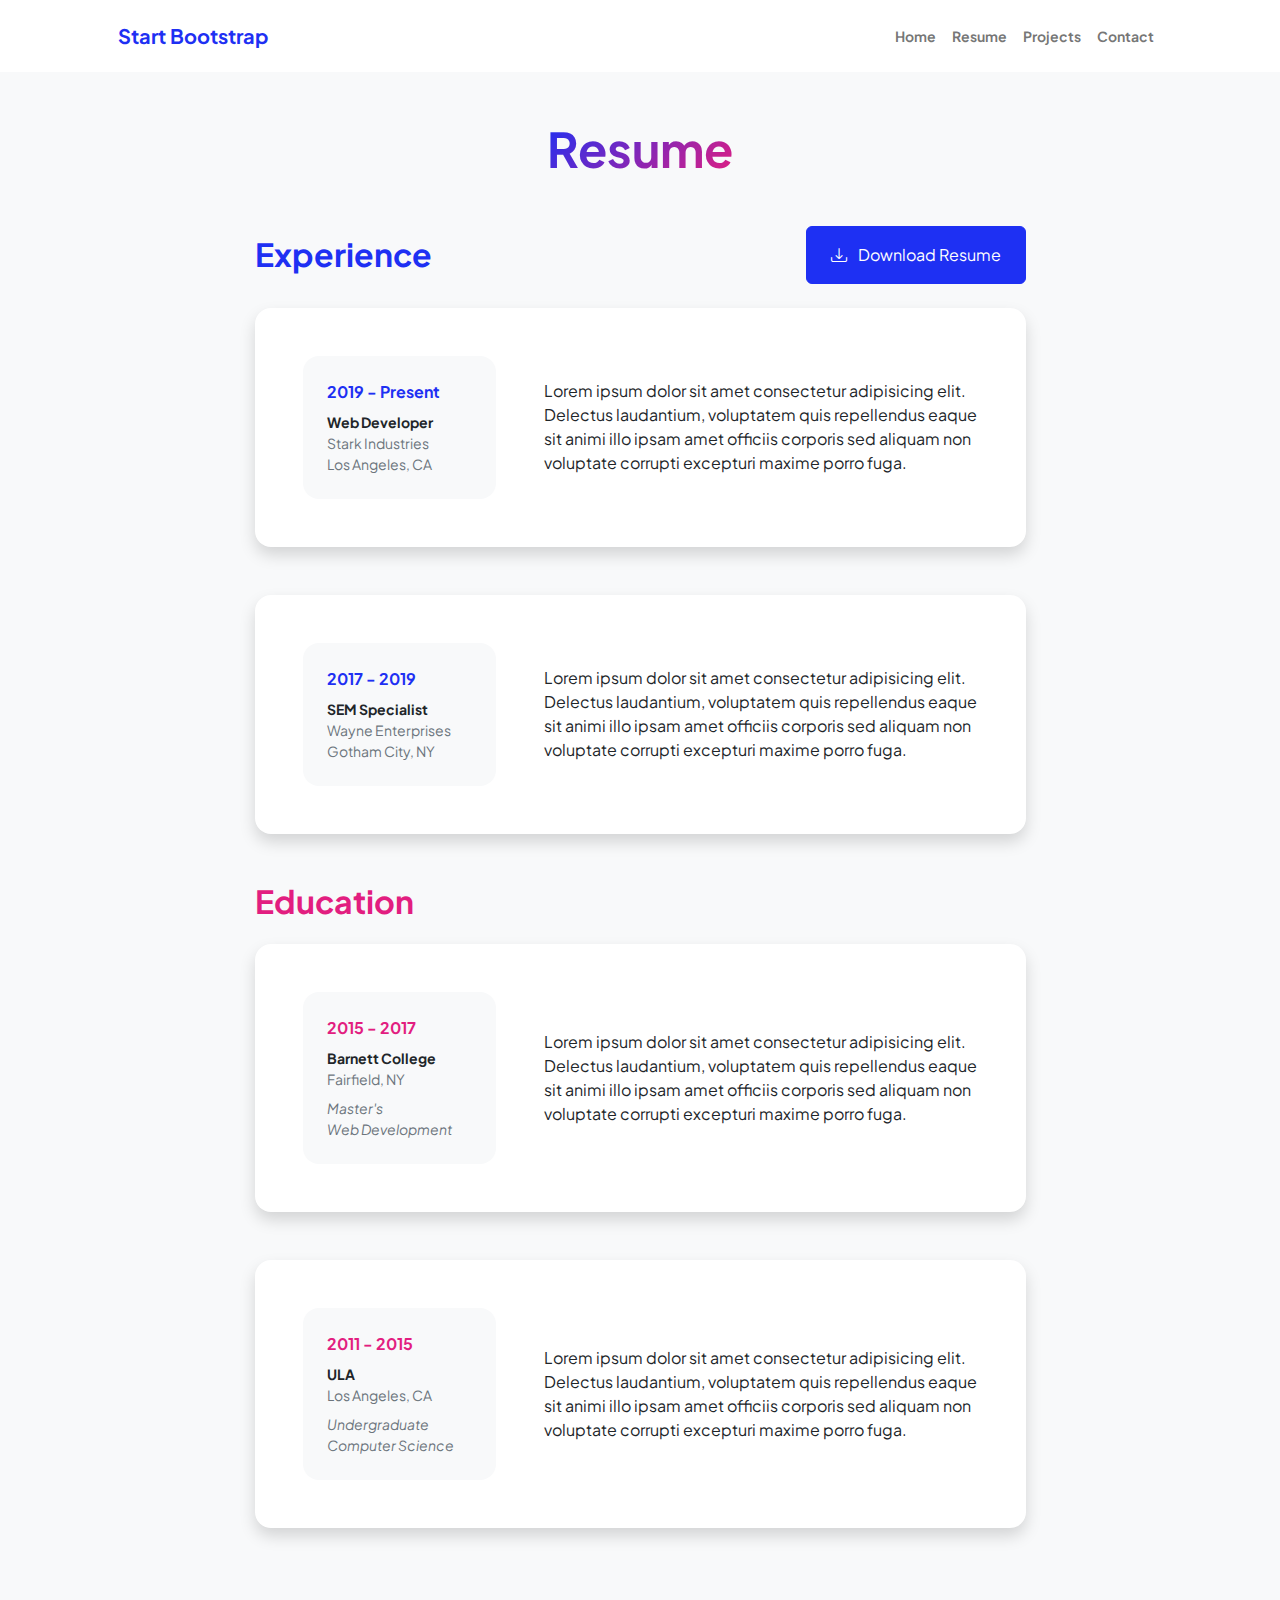
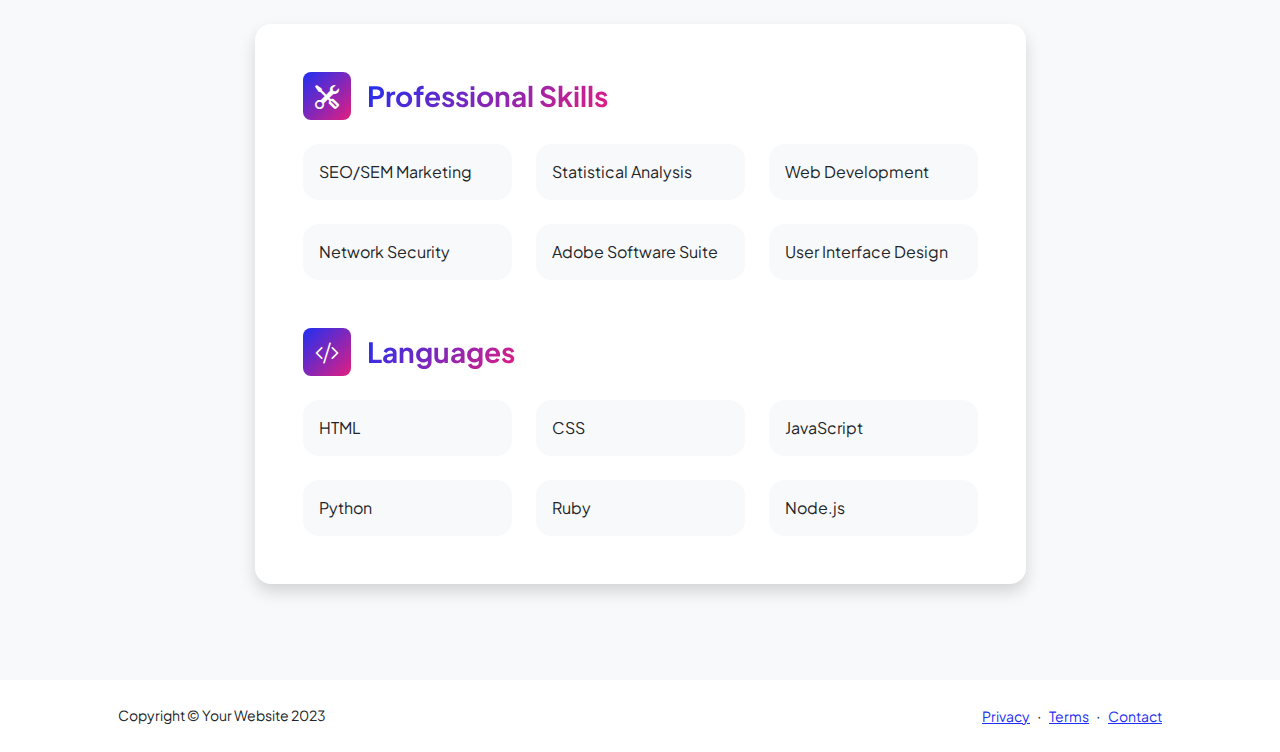
<file: resume.html>
<!DOCTYPE html>
<html lang="en">
    <head>
        <meta charset="utf-8" />
        <meta name="viewport" content="width=device-width, initial-scale=1, shrink-to-fit=no" />
        <meta name="description" content="" />
        <meta name="author" content="" />
        <title>Personal - Start Bootstrap Template</title>
        <!-- Favicon-->
        <link rel="icon" type="image/x-icon" href="assets/favicon.ico" />
        <!-- Custom Google font-->
        <link rel="preconnect" href="https://fonts.googleapis.com" />
        <link rel="preconnect" href="https://fonts.gstatic.com" crossorigin />
        <link href="https://fonts.googleapis.com/css2?family=Plus+Jakarta+Sans:wght@100;200;300;400;500;600;700;800;900&amp;display=swap" rel="stylesheet" />
        <!-- Bootstrap icons-->
        <link href="https://cdn.jsdelivr.net/npm/bootstrap-icons@1.8.1/font/bootstrap-icons.css" rel="stylesheet" />
        <!-- Core theme CSS (includes Bootstrap)-->
        <link href="css/styles.css" rel="stylesheet" />
    </head>
    <body class="d-flex flex-column h-100 bg-light">
        <main class="flex-shrink-0">
            <!-- Navigation-->
            <nav class="navbar navbar-expand-lg navbar-light bg-white py-3">
                <div class="container px-5">
                    <a class="navbar-brand" href="index.html"><span class="fw-bolder text-primary">Start Bootstrap</span></a>
                    <button class="navbar-toggler" type="button" data-bs-toggle="collapse" data-bs-target="#navbarSupportedContent" aria-controls="navbarSupportedContent" aria-expanded="false" aria-label="Toggle navigation"><span class="navbar-toggler-icon"></span></button>
                    <div class="collapse navbar-collapse" id="navbarSupportedContent">
                        <ul class="navbar-nav ms-auto mb-2 mb-lg-0 small fw-bolder">
                            <li class="nav-item"><a class="nav-link" href="index.html">Home</a></li>
                            <li class="nav-item"><a class="nav-link" href="resume.html">Resume</a></li>
                            <li class="nav-item"><a class="nav-link" href="projects.html">Projects</a></li>
                            <li class="nav-item"><a class="nav-link" href="contact.html">Contact</a></li>
                        </ul>
                    </div>
                </div>
            </nav>
            <!-- Page Content-->
            <div class="container px-5 my-5">
                <div class="text-center mb-5">
                    <h1 class="display-5 fw-bolder mb-0"><span class="text-gradient d-inline">Resume</span></h1>
                </div>
                <div class="row gx-5 justify-content-center">
                    <div class="col-lg-11 col-xl-9 col-xxl-8">
                        <!-- Experience Section-->
                        <section>
                            <div class="d-flex align-items-center justify-content-between mb-4">
                                <h2 class="text-primary fw-bolder mb-0">Experience</h2>
                                <!-- Download resume button-->
                                <!-- Note: Set the link href target to a PDF file within your project-->
                                <a class="btn btn-primary px-4 py-3" href="#!">
                                    <div class="d-inline-block bi bi-download me-2"></div>
                                    Download Resume
                                </a>
                            </div>
                            <!-- Experience Card 1-->
                            <div class="card shadow border-0 rounded-4 mb-5">
                                <div class="card-body p-5">
                                    <div class="row align-items-center gx-5">
                                        <div class="col text-center text-lg-start mb-4 mb-lg-0">
                                            <div class="bg-light p-4 rounded-4">
                                                <div class="text-primary fw-bolder mb-2">2019 - Present</div>
                                                <div class="small fw-bolder">Web Developer</div>
                                                <div class="small text-muted">Stark Industries</div>
                                                <div class="small text-muted">Los Angeles, CA</div>
                                            </div>
                                        </div>
                                        <div class="col-lg-8"><div>Lorem ipsum dolor sit amet consectetur adipisicing elit. Delectus laudantium, voluptatem quis repellendus eaque sit animi illo ipsam amet officiis corporis sed aliquam non voluptate corrupti excepturi maxime porro fuga.</div></div>
                                    </div>
                                </div>
                            </div>
                            <!-- Experience Card 2-->
                            <div class="card shadow border-0 rounded-4 mb-5">
                                <div class="card-body p-5">
                                    <div class="row align-items-center gx-5">
                                        <div class="col text-center text-lg-start mb-4 mb-lg-0">
                                            <div class="bg-light p-4 rounded-4">
                                                <div class="text-primary fw-bolder mb-2">2017 - 2019</div>
                                                <div class="small fw-bolder">SEM Specialist</div>
                                                <div class="small text-muted">Wayne Enterprises</div>
                                                <div class="small text-muted">Gotham City, NY</div>
                                            </div>
                                        </div>
                                        <div class="col-lg-8"><div>Lorem ipsum dolor sit amet consectetur adipisicing elit. Delectus laudantium, voluptatem quis repellendus eaque sit animi illo ipsam amet officiis corporis sed aliquam non voluptate corrupti excepturi maxime porro fuga.</div></div>
                                    </div>
                                </div>
                            </div>
                        </section>
                        <!-- Education Section-->
                        <section>
                            <h2 class="text-secondary fw-bolder mb-4">Education</h2>
                            <!-- Education Card 1-->
                            <div class="card shadow border-0 rounded-4 mb-5">
                                <div class="card-body p-5">
                                    <div class="row align-items-center gx-5">
                                        <div class="col text-center text-lg-start mb-4 mb-lg-0">
                                            <div class="bg-light p-4 rounded-4">
                                                <div class="text-secondary fw-bolder mb-2">2015 - 2017</div>
                                                <div class="mb-2">
                                                    <div class="small fw-bolder">Barnett College</div>
                                                    <div class="small text-muted">Fairfield, NY</div>
                                                </div>
                                                <div class="fst-italic">
                                                    <div class="small text-muted">Master's</div>
                                                    <div class="small text-muted">Web Development</div>
                                                </div>
                                            </div>
                                        </div>
                                        <div class="col-lg-8"><div>Lorem ipsum dolor sit amet consectetur adipisicing elit. Delectus laudantium, voluptatem quis repellendus eaque sit animi illo ipsam amet officiis corporis sed aliquam non voluptate corrupti excepturi maxime porro fuga.</div></div>
                                    </div>
                                </div>
                            </div>
                            <!-- Education Card 2-->
                            <div class="card shadow border-0 rounded-4 mb-5">
                                <div class="card-body p-5">
                                    <div class="row align-items-center gx-5">
                                        <div class="col text-center text-lg-start mb-4 mb-lg-0">
                                            <div class="bg-light p-4 rounded-4">
                                                <div class="text-secondary fw-bolder mb-2">2011 - 2015</div>
                                                <div class="mb-2">
                                                    <div class="small fw-bolder">ULA</div>
                                                    <div class="small text-muted">Los Angeles, CA</div>
                                                </div>
                                                <div class="fst-italic">
                                                    <div class="small text-muted">Undergraduate</div>
                                                    <div class="small text-muted">Computer Science</div>
                                                </div>
                                            </div>
                                        </div>
                                        <div class="col-lg-8"><div>Lorem ipsum dolor sit amet consectetur adipisicing elit. Delectus laudantium, voluptatem quis repellendus eaque sit animi illo ipsam amet officiis corporis sed aliquam non voluptate corrupti excepturi maxime porro fuga.</div></div>
                                    </div>
                                </div>
                            </div>
                        </section>
                        <!-- Divider-->
                        <div class="pb-5"></div>
                        <!-- Skills Section-->
                        <section>
                            <!-- Skillset Card-->
                            <div class="card shadow border-0 rounded-4 mb-5">
                                <div class="card-body p-5">
                                    <!-- Professional skills list-->
                                    <div class="mb-5">
                                        <div class="d-flex align-items-center mb-4">
                                            <div class="feature bg-primary bg-gradient-primary-to-secondary text-white rounded-3 me-3"><i class="bi bi-tools"></i></div>
                                            <h3 class="fw-bolder mb-0"><span class="text-gradient d-inline">Professional Skills</span></h3>
                                        </div>
                                        <div class="row row-cols-1 row-cols-md-3 mb-4">
                                            <div class="col mb-4 mb-md-0"><div class="d-flex align-items-center bg-light rounded-4 p-3 h-100">SEO/SEM Marketing</div></div>
                                            <div class="col mb-4 mb-md-0"><div class="d-flex align-items-center bg-light rounded-4 p-3 h-100">Statistical Analysis</div></div>
                                            <div class="col"><div class="d-flex align-items-center bg-light rounded-4 p-3 h-100">Web Development</div></div>
                                        </div>
                                        <div class="row row-cols-1 row-cols-md-3">
                                            <div class="col mb-4 mb-md-0"><div class="d-flex align-items-center bg-light rounded-4 p-3 h-100">Network Security</div></div>
                                            <div class="col mb-4 mb-md-0"><div class="d-flex align-items-center bg-light rounded-4 p-3 h-100">Adobe Software Suite</div></div>
                                            <div class="col"><div class="d-flex align-items-center bg-light rounded-4 p-3 h-100">User Interface Design</div></div>
                                        </div>
                                    </div>
                                    <!-- Languages list-->
                                    <div class="mb-0">
                                        <div class="d-flex align-items-center mb-4">
                                            <div class="feature bg-primary bg-gradient-primary-to-secondary text-white rounded-3 me-3"><i class="bi bi-code-slash"></i></div>
                                            <h3 class="fw-bolder mb-0"><span class="text-gradient d-inline">Languages</span></h3>
                                        </div>
                                        <div class="row row-cols-1 row-cols-md-3 mb-4">
                                            <div class="col mb-4 mb-md-0"><div class="d-flex align-items-center bg-light rounded-4 p-3 h-100">HTML</div></div>
                                            <div class="col mb-4 mb-md-0"><div class="d-flex align-items-center bg-light rounded-4 p-3 h-100">CSS</div></div>
                                            <div class="col"><div class="d-flex align-items-center bg-light rounded-4 p-3 h-100">JavaScript</div></div>
                                        </div>
                                        <div class="row row-cols-1 row-cols-md-3">
                                            <div class="col mb-4 mb-md-0"><div class="d-flex align-items-center bg-light rounded-4 p-3 h-100">Python</div></div>
                                            <div class="col mb-4 mb-md-0"><div class="d-flex align-items-center bg-light rounded-4 p-3 h-100">Ruby</div></div>
                                            <div class="col"><div class="d-flex align-items-center bg-light rounded-4 p-3 h-100">Node.js</div></div>
                                        </div>
                                    </div>
                                </div>
                            </div>
                        </section>
                    </div>
                </div>
            </div>
        </main>
        <!-- Footer-->
        <footer class="bg-white py-4 mt-auto">
            <div class="container px-5">
                <div class="row align-items-center justify-content-between flex-column flex-sm-row">
                    <div class="col-auto"><div class="small m-0">Copyright &copy; Your Website 2023</div></div>
                    <div class="col-auto">
                        <a class="small" href="#!">Privacy</a>
                        <span class="mx-1">&middot;</span>
                        <a class="small" href="#!">Terms</a>
                        <span class="mx-1">&middot;</span>
                        <a class="small" href="#!">Contact</a>
                    </div>
                </div>
            </div>
        </footer>
        <!-- Bootstrap core JS-->
        <script src="https://cdn.jsdelivr.net/npm/bootstrap@5.2.3/dist/js/bootstrap.bundle.min.js"></script>
        <!-- Core theme JS-->
        <script src="js/scripts.js"></script>
    </body>
</html>
</file>
